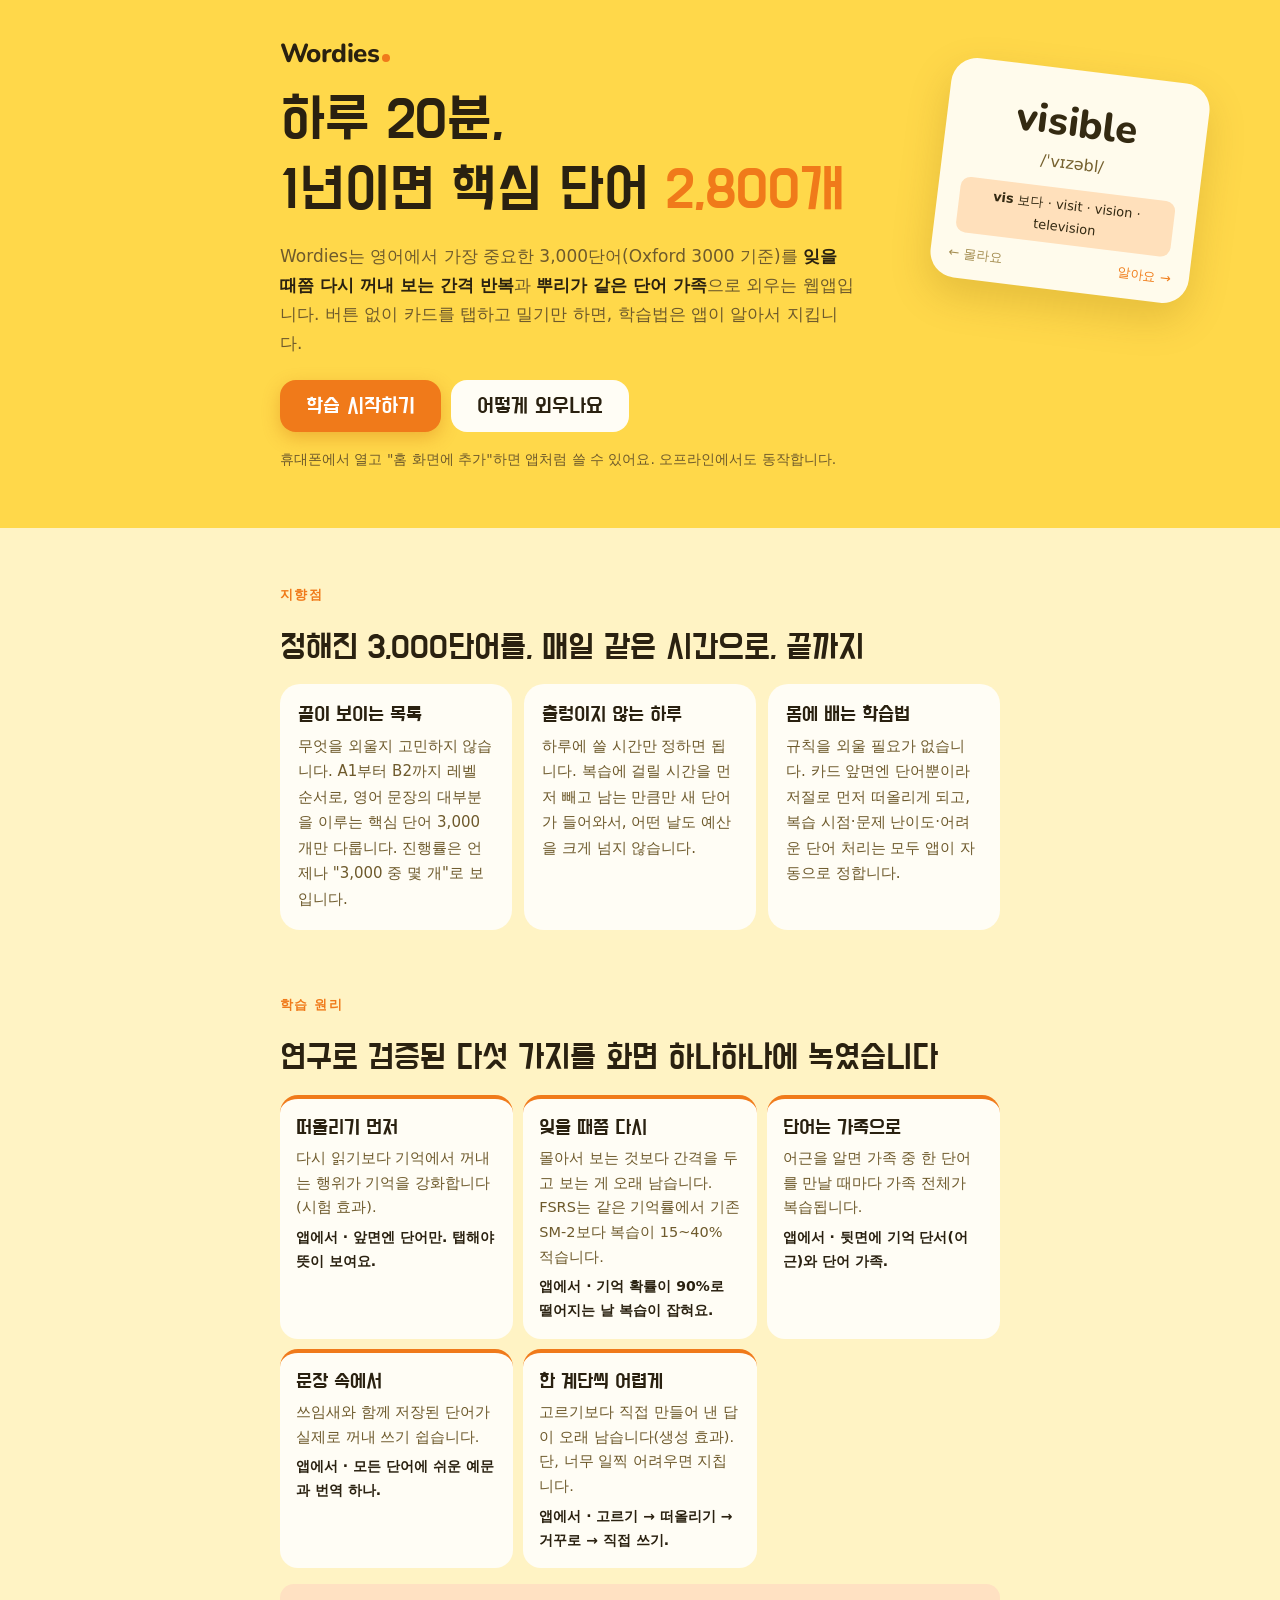
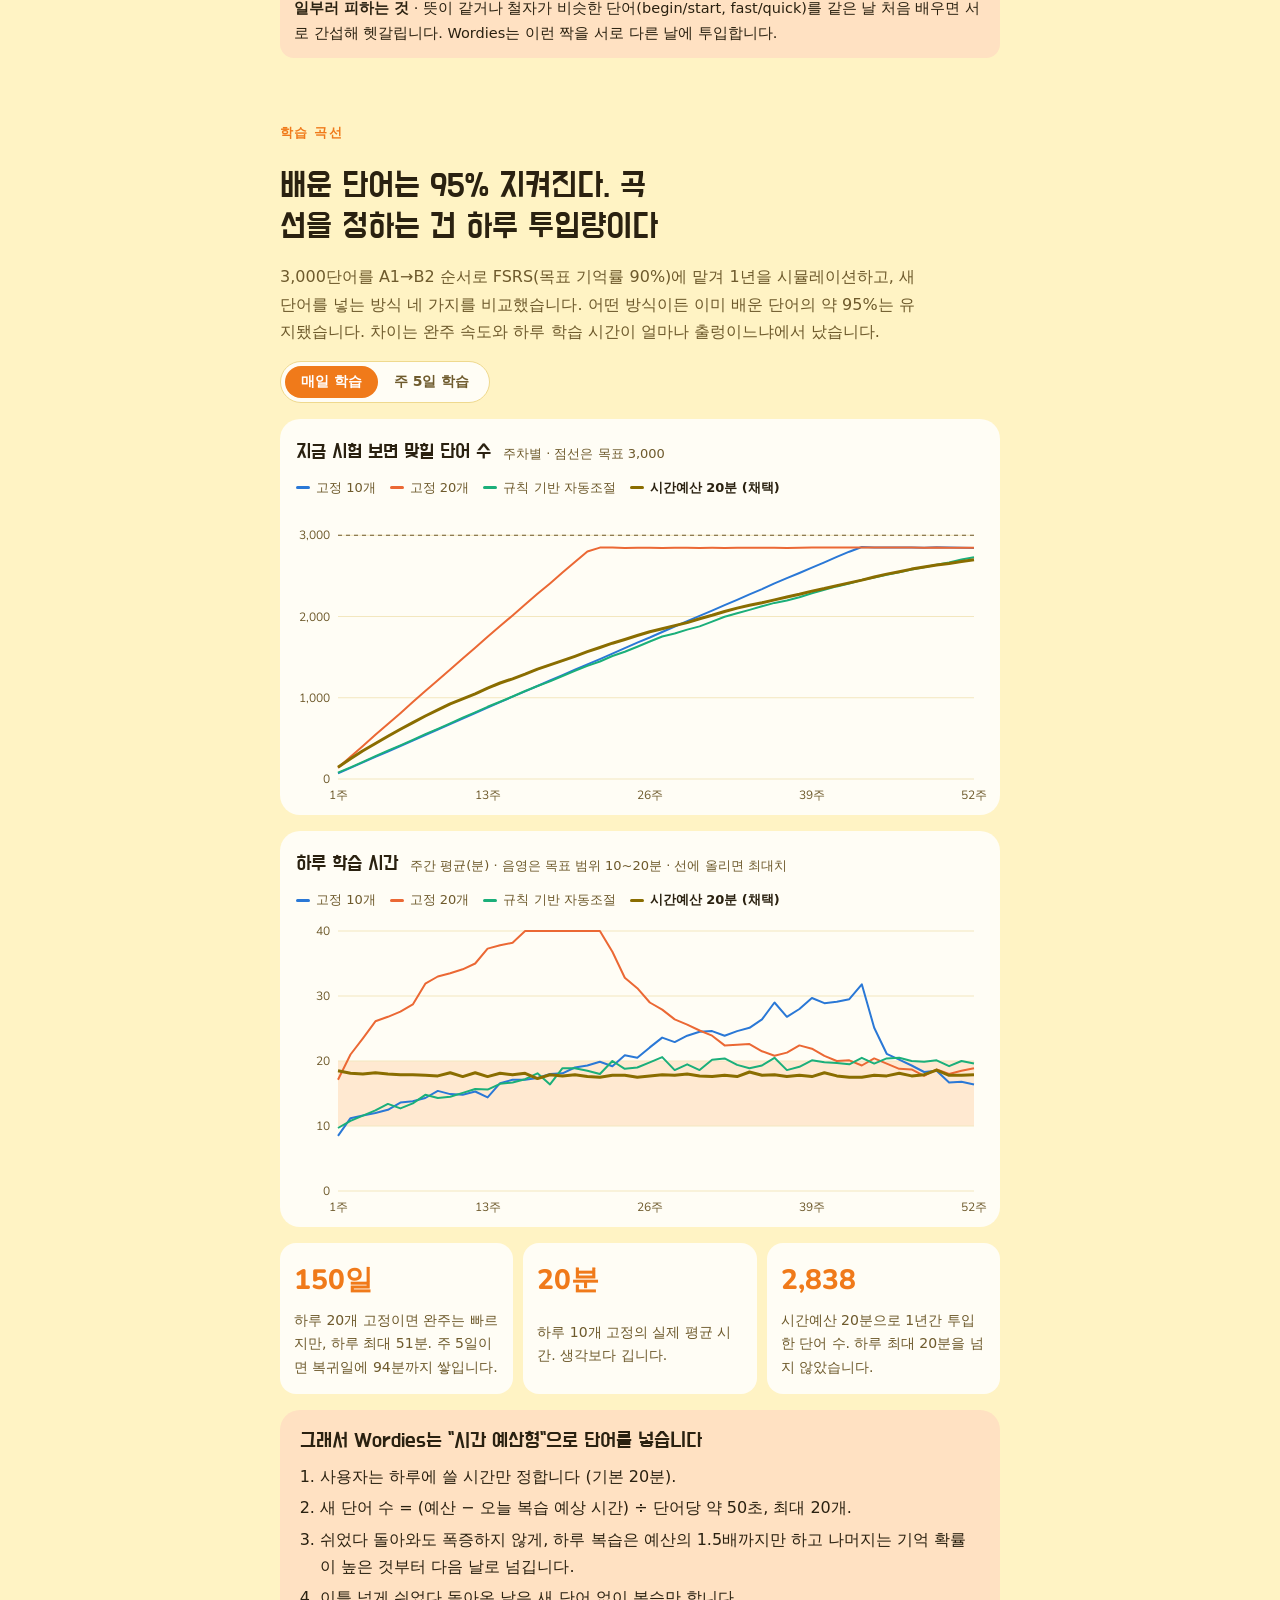
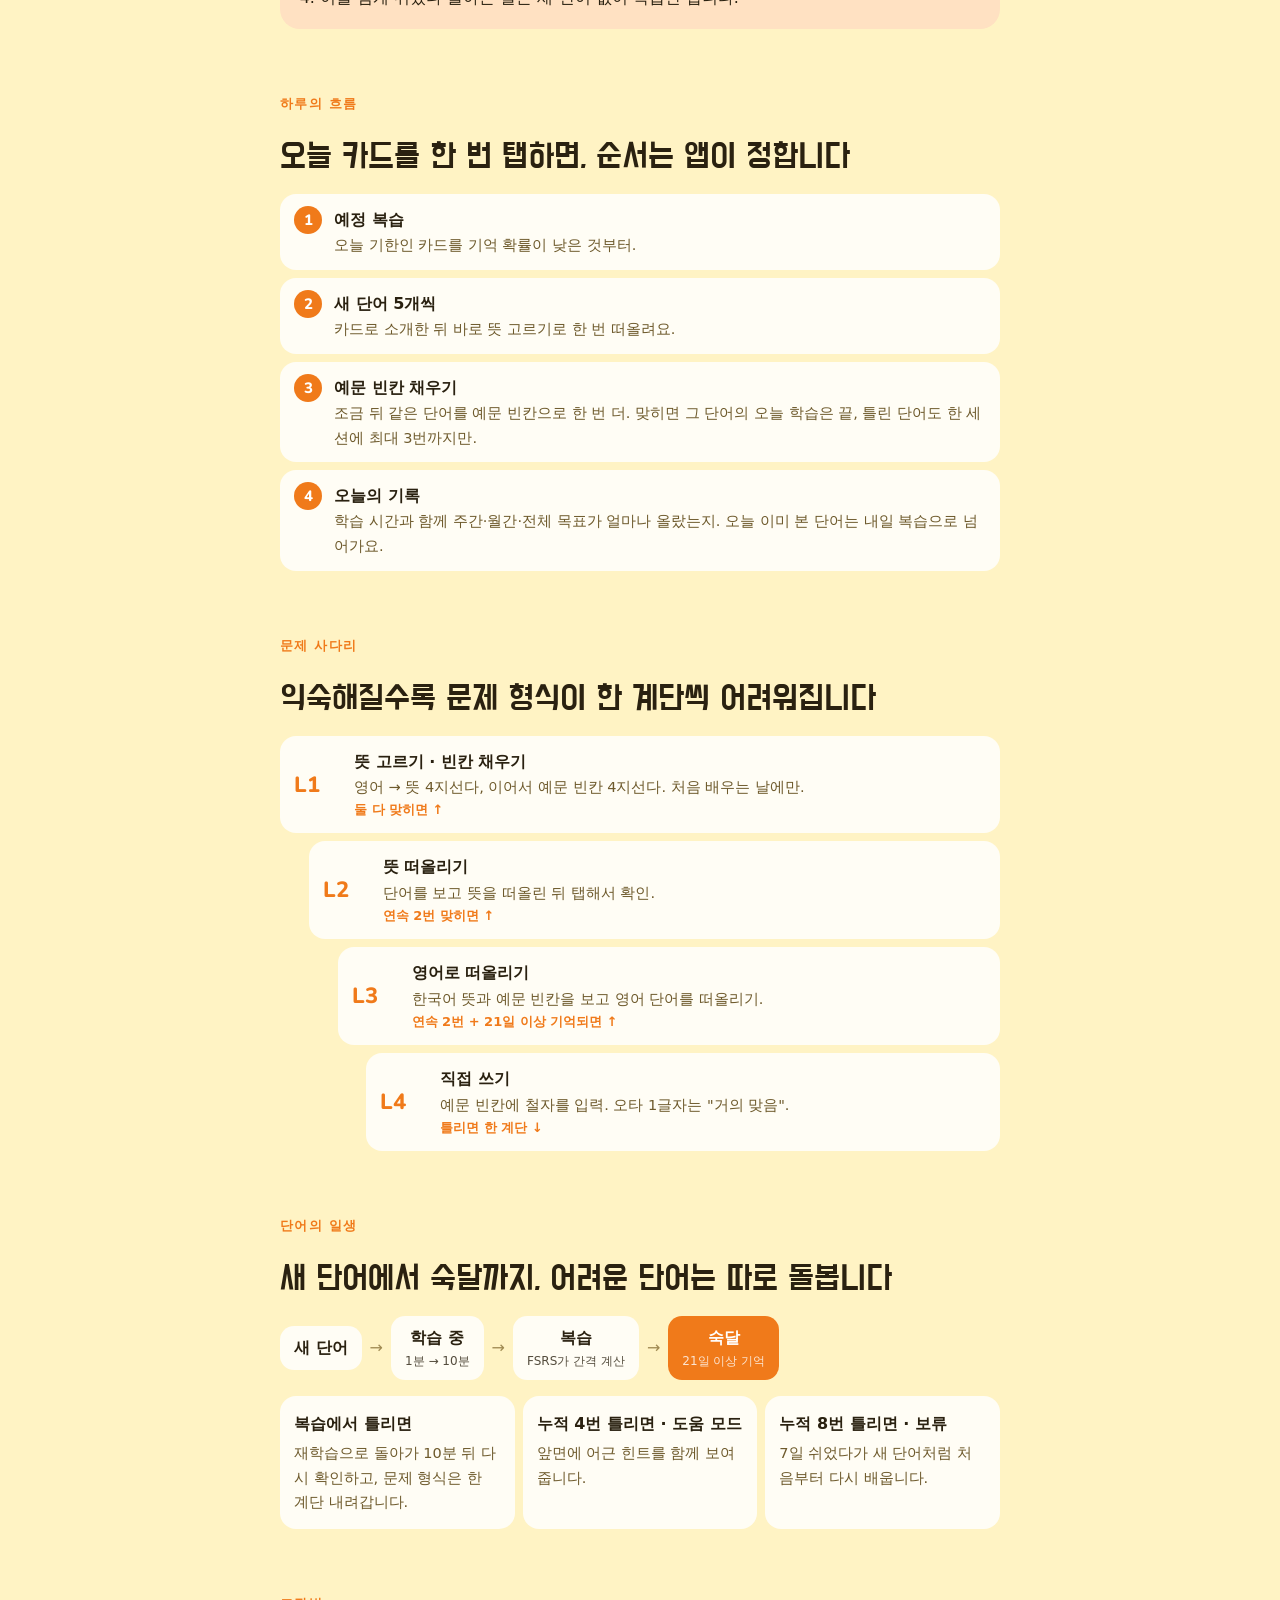
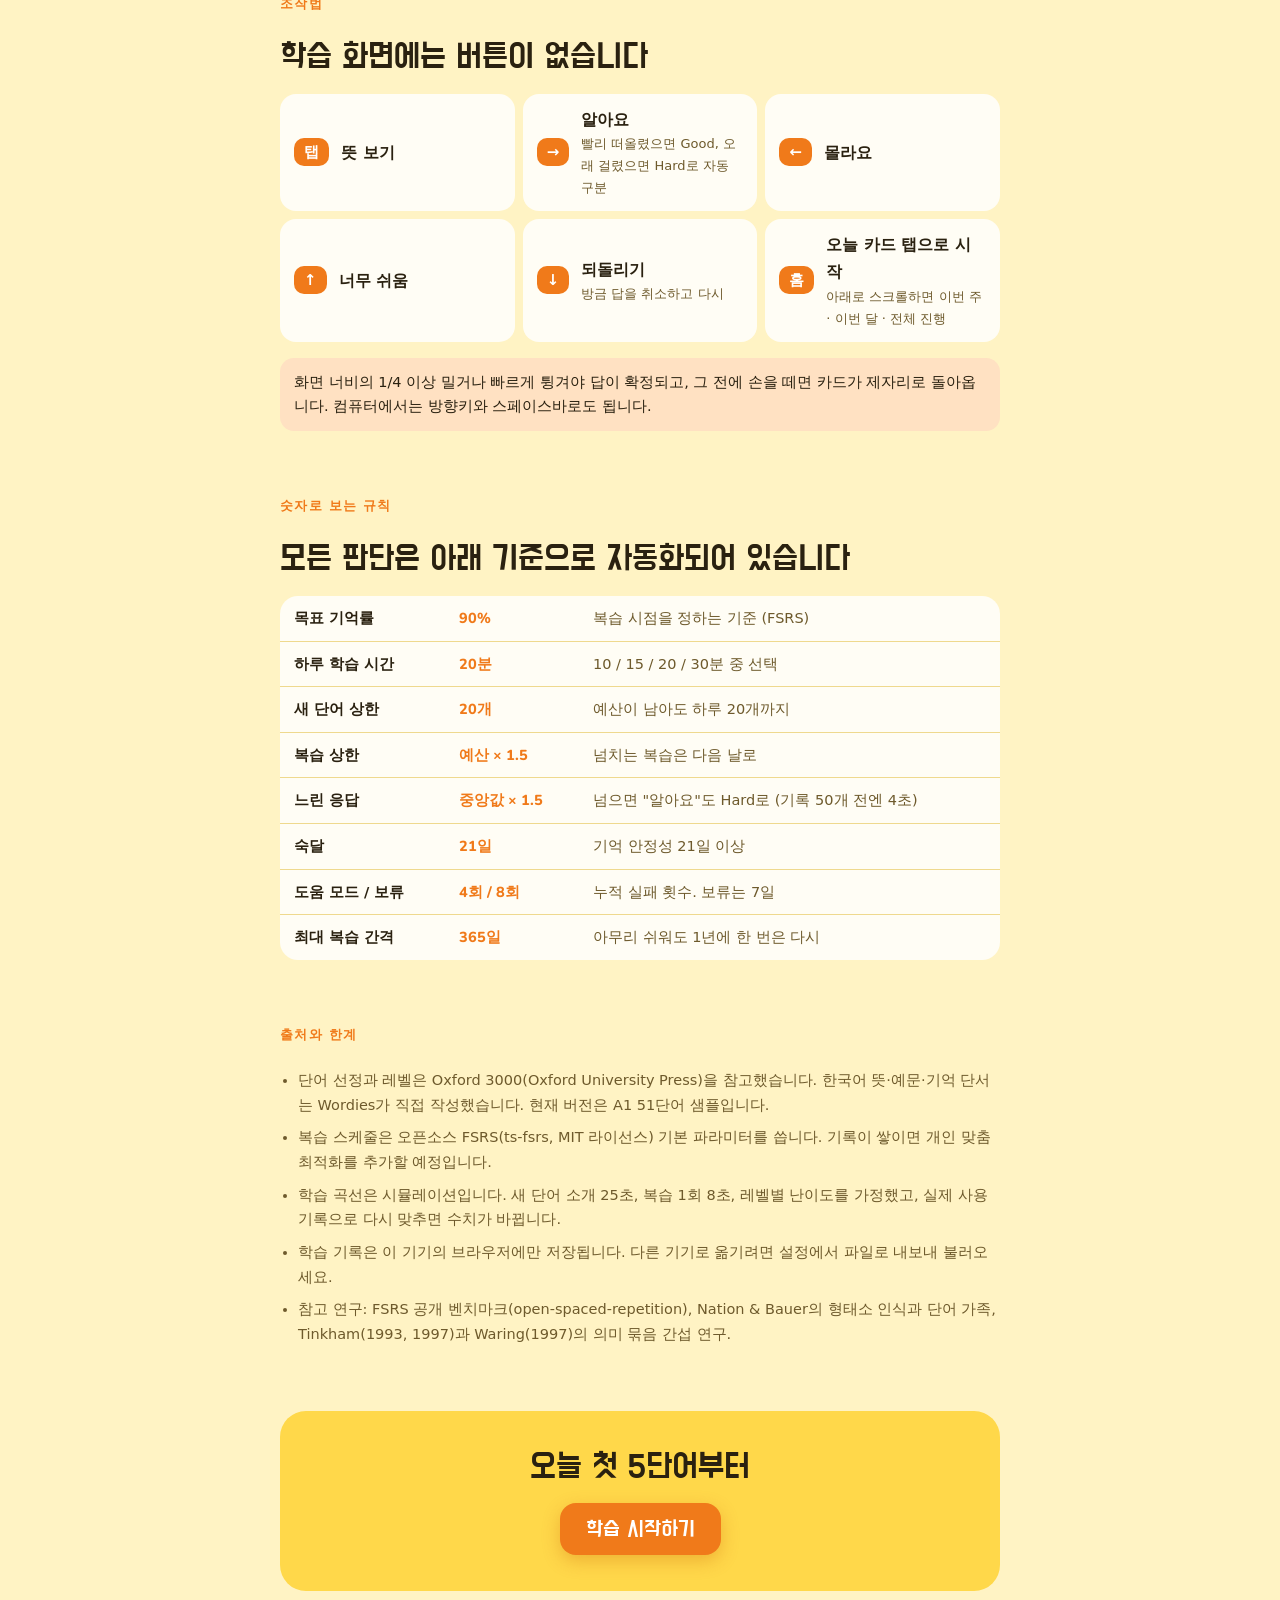
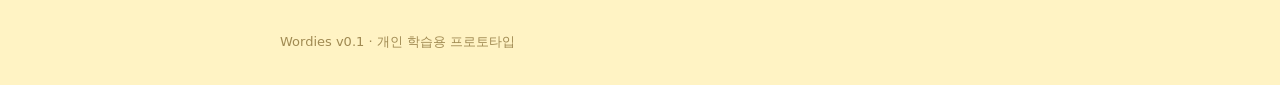
<file: index.html>
<!doctype html>
<html lang="ko">
<head>
<meta charset="utf-8">
<meta name="viewport" content="width=device-width, initial-scale=1, viewport-fit=cover">
<meta name="theme-color" content="#ffd84a" media="(prefers-color-scheme: light)">
<meta name="theme-color" content="#1e1a12" media="(prefers-color-scheme: dark)">
<meta name="description" content="Wordies는 영어 핵심 3,000단어를 간격 반복(FSRS)과 단어 가족으로, 버튼 없이 손끝으로 외우는 웹앱입니다.">
<title>Wordies · 손끝으로 외우는 영단어</title>
<link rel="manifest" href="manifest.webmanifest">
<link rel="icon" href="icons/icon.svg" type="image/svg+xml">
<link rel="apple-touch-icon" href="icons/icon-192.png">
<link rel="preconnect" href="https://fonts.googleapis.com">
<link rel="preconnect" href="https://fonts.gstatic.com" crossorigin>
<link rel="stylesheet" href="https://fonts.googleapis.com/css2?family=Do+Hyeon&family=Nunito:wght@600;800&display=swap">
<link rel="stylesheet" href="css/landing.css">
</head>
<body>

<header class="hero">
  <div class="wrap">
    <div class="brand">Wordies</div>
    <h1>하루 20분,<br>1년이면 핵심 단어 <span class="hl">2,800개</span></h1>
    <p class="lede">Wordies는 영어에서 가장 중요한 3,000단어(Oxford 3000 기준)를 <b>잊을 때쯤 다시 꺼내 보는 간격 반복</b>과 <b>뿌리가 같은 단어 가족</b>으로 외우는 웹앱입니다. 버튼 없이 카드를 탭하고 밀기만 하면, 학습법은 앱이 알아서 지킵니다.</p>
    <div class="cta-row">
      <a class="cta" href="app.html" id="cta-main">학습 시작하기</a>
      <a class="cta ghost" href="#principles">어떻게 외우나요</a>
    </div>
    <p class="cta-note" id="cta-note">휴대폰에서 열고 "홈 화면에 추가"하면 앱처럼 쓸 수 있어요. 오프라인에서도 동작합니다.</p>
  </div>
  <div class="hero-card" aria-hidden="true">
    <div class="hc-word">visible</div>
    <div class="hc-ipa">/ˈvɪzəbl/</div>
    <div class="hc-root"><b>vis</b> 보다 · visit · vision · television</div>
    <span class="hc-l">← 몰라요</span><span class="hc-r">알아요 →</span>
  </div>
</header>

<main class="wrap">

  <section id="aims">
    <p class="eyebrow">지향점</p>
    <h2>정해진 3,000단어를, 매일 같은 시간으로, 끝까지</h2>
    <div class="aims">
      <div class="aim">
        <h3>끝이 보이는 목록</h3>
        <p>무엇을 외울지 고민하지 않습니다. A1부터 B2까지 레벨 순서로, 영어 문장의 대부분을 이루는 핵심 단어 3,000개만 다룹니다. 진행률은 언제나 "3,000 중 몇 개"로 보입니다.</p>
      </div>
      <div class="aim">
        <h3>출렁이지 않는 하루</h3>
        <p>하루에 쓸 시간만 정하면 됩니다. 복습에 걸릴 시간을 먼저 빼고 남는 만큼만 새 단어가 들어와서, 어떤 날도 예산을 크게 넘지 않습니다.</p>
      </div>
      <div class="aim">
        <h3>몸에 배는 학습법</h3>
        <p>규칙을 외울 필요가 없습니다. 카드 앞면엔 단어뿐이라 저절로 먼저 떠올리게 되고, 복습 시점·문제 난이도·어려운 단어 처리는 모두 앱이 자동으로 정합니다.</p>
      </div>
    </div>
  </section>

  <section id="principles">
    <p class="eyebrow">학습 원리</p>
    <h2>연구로 검증된 다섯 가지를 화면 하나하나에 녹였습니다</h2>
    <div class="principles">
      <article><h3>떠올리기 먼저</h3><p>다시 읽기보다 기억에서 꺼내는 행위가 기억을 강화합니다(시험 효과).</p><p class="how">앱에서 · 앞면엔 단어만. 탭해야 뜻이 보여요.</p></article>
      <article><h3>잊을 때쯤 다시</h3><p>몰아서 보는 것보다 간격을 두고 보는 게 오래 남습니다. FSRS는 같은 기억률에서 기존 SM-2보다 복습이 15~40% 적습니다.</p><p class="how">앱에서 · 기억 확률이 90%로 떨어지는 날 복습이 잡혀요.</p></article>
      <article><h3>단어는 가족으로</h3><p>어근을 알면 가족 중 한 단어를 만날 때마다 가족 전체가 복습됩니다.</p><p class="how">앱에서 · 뒷면에 기억 단서(어근)와 단어 가족.</p></article>
      <article><h3>문장 속에서</h3><p>쓰임새와 함께 저장된 단어가 실제로 꺼내 쓰기 쉽습니다.</p><p class="how">앱에서 · 모든 단어에 쉬운 예문과 번역 하나.</p></article>
      <article><h3>한 계단씩 어렵게</h3><p>고르기보다 직접 만들어 낸 답이 오래 남습니다(생성 효과). 단, 너무 일찍 어려우면 지칩니다.</p><p class="how">앱에서 · 고르기 → 떠올리기 → 거꾸로 → 직접 쓰기.</p></article>
    </div>
    <p class="aside"><b>일부러 피하는 것</b> · 뜻이 같거나 철자가 비슷한 단어(begin/start, fast/quick)를 같은 날 처음 배우면 서로 간섭해 헷갈립니다. Wordies는 이런 짝을 서로 다른 날에 투입합니다.</p>
  </section>

  <section id="curve">
    <p class="eyebrow">학습 곡선</p>
    <h2>배운 단어는 95% 지켜진다. 곡선을 정하는 건 하루 투입량이다</h2>
    <p>3,000단어를 A1→B2 순서로 FSRS(목표 기억률 90%)에 맡겨 1년을 시뮬레이션하고, 새 단어를 넣는 방식 네 가지를 비교했습니다. 어떤 방식이든 이미 배운 단어의 약 95%는 유지됐습니다. 차이는 완주 속도와 하루 학습 시간이 얼마나 출렁이느냐에서 났습니다.</p>
    <div class="seg" role="group" aria-label="학습 빈도">
      <button data-mode="daily" aria-pressed="true">매일 학습</button>
      <button data-mode="five" aria-pressed="false">주 5일 학습</button>
    </div>
    <figure class="chart-card">
      <figcaption><b>지금 시험 보면 맞힐 단어 수</b><span>주차별 · 점선은 목표 3,000</span></figcaption>
      <div class="legend" data-legend></div>
      <div class="chart" id="c-known"></div>
    </figure>
    <figure class="chart-card">
      <figcaption><b>하루 학습 시간</b><span>주간 평균(분) · 음영은 목표 범위 10~20분 · 선에 올리면 최대치</span></figcaption>
      <div class="legend" data-legend></div>
      <div class="chart" id="c-min"></div>
    </figure>
    <div class="findings">
      <div><b class="num">150일</b><span>하루 20개 고정이면 완주는 빠르지만, 하루 최대 51분. 주 5일이면 복귀일에 94분까지 쌓입니다.</span></div>
      <div><b class="num">20분</b><span>하루 10개 고정의 실제 평균 시간. 생각보다 깁니다.</span></div>
      <div><b class="num">2,838</b><span>시간예산 20분으로 1년간 투입한 단어 수. 하루 최대 20분을 넘지 않았습니다.</span></div>
    </div>
    <div class="verdict">
      <h3>그래서 Wordies는 "시간 예산형"으로 단어를 넣습니다</h3>
      <ol>
        <li>사용자는 하루에 쓸 시간만 정합니다 (기본 20분).</li>
        <li>새 단어 수 = (예산 − 오늘 복습 예상 시간) ÷ 단어당 약 50초, 최대 20개.</li>
        <li>쉬었다 돌아와도 폭증하지 않게, 하루 복습은 예산의 1.5배까지만 하고 나머지는 기억 확률이 높은 것부터 다음 날로 넘깁니다.</li>
        <li>이틀 넘게 쉬었다 돌아온 날은 새 단어 없이 복습만 합니다.</li>
      </ol>
    </div>
  </section>

  <section id="day">
    <p class="eyebrow">하루의 흐름</p>
    <h2>오늘 카드를 한 번 탭하면, 순서는 앱이 정합니다</h2>
    <ol class="flow">
      <li><b>예정 복습</b><span>오늘 기한인 카드를 기억 확률이 낮은 것부터.</span></li>
      <li><b>새 단어 5개씩</b><span>카드로 소개한 뒤 바로 뜻 고르기로 한 번 떠올려요.</span></li>
      <li><b>예문 빈칸 채우기</b><span>조금 뒤 같은 단어를 예문 빈칸으로 한 번 더. 맞히면 그 단어의 오늘 학습은 끝, 틀린 단어도 한 세션에 최대 3번까지만.</span></li>
      <li><b>오늘의 기록</b><span>학습 시간과 함께 주간·월간·전체 목표가 얼마나 올랐는지. 오늘 이미 본 단어는 내일 복습으로 넘어가요.</span></li>
    </ol>
  </section>

  <section id="ladder">
    <p class="eyebrow">문제 사다리</p>
    <h2>익숙해질수록 문제 형식이 한 계단씩 어려워집니다</h2>
    <div class="ladder">
      <div class="rung"><em>L1</em><b>뜻 고르기 · 빈칸 채우기</b><span>영어 → 뜻 4지선다, 이어서 예문 빈칸 4지선다. 처음 배우는 날에만.</span><i>둘 다 맞히면 ↑</i></div>
      <div class="rung"><em>L2</em><b>뜻 떠올리기</b><span>단어를 보고 뜻을 떠올린 뒤 탭해서 확인.</span><i>연속 2번 맞히면 ↑</i></div>
      <div class="rung"><em>L3</em><b>영어로 떠올리기</b><span>한국어 뜻과 예문 빈칸을 보고 영어 단어를 떠올리기.</span><i>연속 2번 + 21일 이상 기억되면 ↑</i></div>
      <div class="rung"><em>L4</em><b>직접 쓰기</b><span>예문 빈칸에 철자를 입력. 오타 1글자는 "거의 맞음".</span><i>틀리면 한 계단 ↓</i></div>
    </div>
  </section>

  <section id="life">
    <p class="eyebrow">단어의 일생</p>
    <h2>새 단어에서 숙달까지, 어려운 단어는 따로 돌봅니다</h2>
    <div class="states">
      <span>새 단어</span><i>→</i><span>학습 중<small>1분 → 10분</small></span><i>→</i><span>복습<small>FSRS가 간격 계산</small></span><i>→</i><span class="on">숙달<small>21일 이상 기억</small></span>
    </div>
    <div class="cases">
      <div><b>복습에서 틀리면</b><span>재학습으로 돌아가 10분 뒤 다시 확인하고, 문제 형식은 한 계단 내려갑니다.</span></div>
      <div><b>누적 4번 틀리면 · 도움 모드</b><span>앞면에 어근 힌트를 함께 보여 줍니다.</span></div>
      <div><b>누적 8번 틀리면 · 보류</b><span>7일 쉬었다가 새 단어처럼 처음부터 다시 배웁니다.</span></div>
    </div>
  </section>

  <section id="gestures">
    <p class="eyebrow">조작법</p>
    <h2>학습 화면에는 버튼이 없습니다</h2>
    <div class="gestures">
      <div><kbd>탭</kbd><span>뜻 보기</span></div>
      <div><kbd>→</kbd><span>알아요<small>빨리 떠올렸으면 Good, 오래 걸렸으면 Hard로 자동 구분</small></span></div>
      <div><kbd>←</kbd><span>몰라요</span></div>
      <div><kbd>↑</kbd><span>너무 쉬움</span></div>
      <div><kbd>↓</kbd><span>되돌리기<small>방금 답을 취소하고 다시</small></span></div>
      <div><kbd>홈</kbd><span>오늘 카드 탭으로 시작<small>아래로 스크롤하면 이번 주 · 이번 달 · 전체 진행</small></span></div>
    </div>
    <p class="aside">화면 너비의 1/4 이상 밀거나 빠르게 튕겨야 답이 확정되고, 그 전에 손을 떼면 카드가 제자리로 돌아옵니다. 컴퓨터에서는 방향키와 스페이스바로도 됩니다.</p>
  </section>

  <section id="rules">
    <p class="eyebrow">숫자로 보는 규칙</p>
    <h2>모든 판단은 아래 기준으로 자동화되어 있습니다</h2>
    <div class="tbl"><table>
      <tbody>
        <tr><th>목표 기억률</th><td class="num">90%</td><td>복습 시점을 정하는 기준 (FSRS)</td></tr>
        <tr><th>하루 학습 시간</th><td class="num">20분</td><td>10 / 15 / 20 / 30분 중 선택</td></tr>
        <tr><th>새 단어 상한</th><td class="num">20개</td><td>예산이 남아도 하루 20개까지</td></tr>
        <tr><th>복습 상한</th><td class="num">예산 × 1.5</td><td>넘치는 복습은 다음 날로</td></tr>
        <tr><th>느린 응답</th><td class="num">중앙값 × 1.5</td><td>넘으면 "알아요"도 Hard로 (기록 50개 전엔 4초)</td></tr>
        <tr><th>숙달</th><td class="num">21일</td><td>기억 안정성 21일 이상</td></tr>
        <tr><th>도움 모드 / 보류</th><td class="num">4회 / 8회</td><td>누적 실패 횟수. 보류는 7일</td></tr>
        <tr><th>최대 복습 간격</th><td class="num">365일</td><td>아무리 쉬워도 1년에 한 번은 다시</td></tr>
      </tbody>
    </table></div>
  </section>

  <section id="notes">
    <p class="eyebrow">출처와 한계</p>
    <ul class="notes">
      <li>단어 선정과 레벨은 Oxford 3000(Oxford University Press)을 참고했습니다. 한국어 뜻·예문·기억 단서는 Wordies가 직접 작성했습니다. 현재 버전은 A1 51단어 샘플입니다.</li>
      <li>복습 스케줄은 오픈소스 FSRS(ts-fsrs, MIT 라이선스) 기본 파라미터를 씁니다. 기록이 쌓이면 개인 맞춤 최적화를 추가할 예정입니다.</li>
      <li>학습 곡선은 시뮬레이션입니다. 새 단어 소개 25초, 복습 1회 8초, 레벨별 난이도를 가정했고, 실제 사용 기록으로 다시 맞추면 수치가 바뀝니다.</li>
      <li>학습 기록은 이 기기의 브라우저에만 저장됩니다. 다른 기기로 옮기려면 설정에서 파일로 내보내 불러오세요.</li>
      <li>참고 연구: FSRS 공개 벤치마크(open-spaced-repetition), Nation & Bauer의 형태소 인식과 단어 가족, Tinkham(1993, 1997)과 Waring(1997)의 의미 묶음 간섭 연구.</li>
    </ul>
  </section>

  <section class="end">
    <h2>오늘 첫 5단어부터</h2>
    <a class="cta" href="app.html">학습 시작하기</a>
  </section>
</main>

<footer class="wrap foot">Wordies v0.1 · 개인 학습용 프로토타입</footer>
<script type="module" src="js/landing.js"></script>
</body>
</html>
</file>
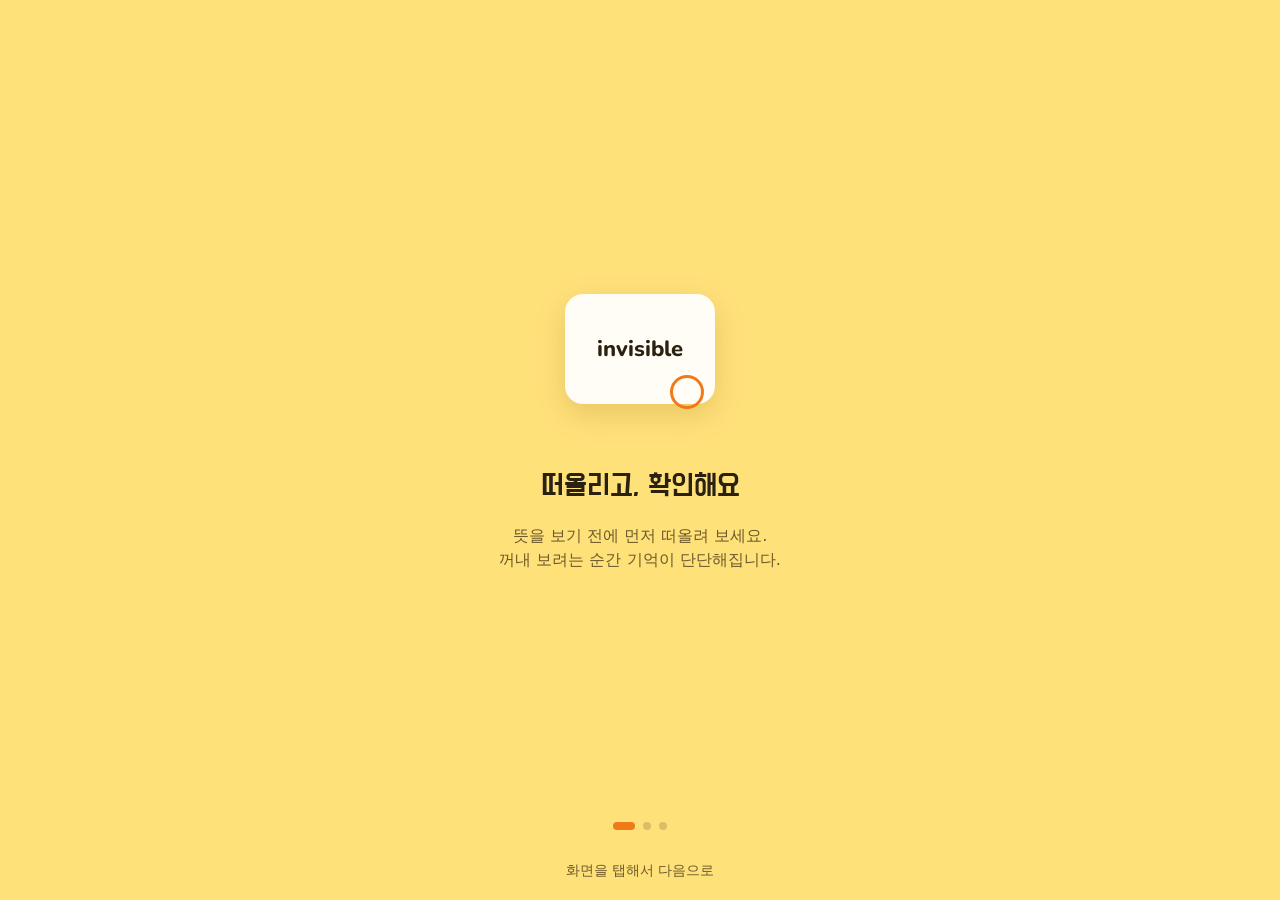
<file: app.html>
<!doctype html>
<html lang="ko">
<head>
<meta charset="utf-8">
<meta name="viewport" content="width=device-width, initial-scale=1, viewport-fit=cover, user-scalable=no">
<meta name="theme-color" content="#ffd84a" media="(prefers-color-scheme: light)">
<meta name="theme-color" content="#1e1a12" media="(prefers-color-scheme: dark)">
<meta name="apple-mobile-web-app-capable" content="yes">
<meta name="apple-mobile-web-app-status-bar-style" content="default">
<meta name="description" content="손끝으로 넘기며 외우는 영단어 학습. 간격 반복(FSRS)과 단어 가족으로 기억합니다.">
<title>Wordies</title>
<link rel="manifest" href="manifest.webmanifest">
<link rel="icon" href="icons/icon.svg" type="image/svg+xml">
<link rel="apple-touch-icon" href="icons/icon-192.png">
<link rel="preconnect" href="https://fonts.googleapis.com">
<link rel="preconnect" href="https://fonts.gstatic.com" crossorigin>
<link rel="stylesheet" href="https://fonts.googleapis.com/css2?family=Do+Hyeon&family=Nunito:wght@600;800&display=swap">
<link rel="stylesheet" href="css/app.css">
</head>
<body>
<main id="app">

  <!-- 온보딩 -->
  <section class="screen" id="onboard" hidden>
    <div class="ob-slides">
      <div class="ob-slide" data-i="0">
        <div class="ob-art" aria-hidden="true">
          <div class="mini-card"><span>invisible</span></div>
          <span class="ob-tap"></span>
        </div>
        <h2>떠올리고, 확인해요</h2>
        <p>뜻을 보기 전에 먼저 떠올려 보세요.<br>꺼내 보려는 순간 기억이 단단해집니다.</p>
      </div>
      <div class="ob-slide" data-i="1">
        <div class="ob-art" aria-hidden="true">
          <div class="mini-card"><span>visit</span></div>
          <span class="arr l">몰라요</span><span class="arr r">알아요</span><span class="arr u">너무 쉬움</span><span class="arr d">되돌리기</span>
        </div>
        <h2>버튼 없이 손끝으로</h2>
        <p>탭하면 뜻이 보이고, 밀어서 답해요.<br>→ 알아요 · ← 몰라요 · ↑ 너무 쉬움 · ↓ 되돌리기</p>
      </div>
      <div class="ob-slide" data-i="2">
        <div class="ob-art fam" aria-hidden="true">
          <span class="root">vis</span><span>visit</span><span>vision</span><span>television</span>
        </div>
        <h2>단어는 가족으로, 잊을 때쯤 다시</h2>
        <p>뿌리가 같은 단어를 묶어 보고,<br>잊어버릴 즈음에 다시 꺼내 드려요.</p>
      </div>
    </div>
    <div class="ob-dots"><i></i><i></i><i></i></div>
    <p class="hint bottom">화면을 탭해서 다음으로</p>
  </section>

  <!-- 홈: 위에서 아래로 구간별 (오늘 → 이번 주 → 이번 달 → 전체) -->
  <section class="screen scroll" id="home" hidden>
    <header class="top">
      <h1 class="brand">Wordies</h1>
      <span class="chip" id="streak"></span>
    </header>

    <div class="today-card" id="today-card" role="button" tabindex="0" aria-label="오늘 학습 시작">
      <div class="ring-wrap">
        <svg class="ring" viewBox="0 0 200 200" aria-hidden="true">
          <circle cx="100" cy="100" r="86" class="ring-bg"/>
          <circle cx="100" cy="100" r="86" class="ring-fg" id="ring-fg"/>
        </svg>
        <div class="ring-center">
          <div class="ring-num" id="ring-num">0</div>
          <div class="ring-sub" id="ring-sub">/ 20분</div>
        </div>
      </div>
      <p class="today-line" id="today-line"></p>
      <p class="start-hint" id="start-hint">탭해서 시작</p>
    </div>

    <div class="goal-block">
      <div class="sec-title">이번 주</div>
      <div class="week" id="week"></div>
      <div class="goal-row"><span>새 단어 목표</span><b id="g-week-num"></b></div>
      <div class="bar"><i id="g-week"></i></div>
    </div>

    <div class="goal-block">
      <div class="sec-title" id="cal-title">이번 달</div>
      <div class="goal-row"><span>새 단어 목표</span><b id="g-month-num"></b></div>
      <div class="bar"><i id="g-month"></i></div>
      <div class="cal-head"><i>월</i><i>화</i><i>수</i><i>목</i><i>금</i><i>토</i><i>일</i></div>
      <div class="cal" id="cal"></div>
      <p class="small" id="cal-days"></p>
    </div>

    <div class="goal-block">
      <div class="sec-title">전체 진행</div>
      <div class="goal-row"><span>숙달한 단어</span><b id="g-total"></b></div>
      <div class="stairs" id="stairs"></div>
      <p class="small" id="milestone"></p>
    </div>

    <div class="links">
      <span class="link" id="go-settings" role="button" tabindex="0">설정</span>
      <a class="link" href="index.html">학습 가이드</a>
    </div>
  </section>

  <!-- 학습 -->
  <section class="screen" id="study" hidden>
    <div class="progress"><i id="prog"></i></div>
    <div class="mode-label" id="mode-label"></div>
    <div class="stage" id="stage">
      <article class="card" id="card"></article>
      <div class="stamp know">알아요</div>
      <div class="stamp again">몰라요</div>
      <div class="stamp easy">너무 쉬움</div>
      <div class="stamp undo">되돌리기</div>
    </div>
    <div class="ghost-hints" id="ghost">
      <span class="l">← 몰라요</span><span class="r">알아요 →</span>
    </div>
    <div class="toast" id="toast" hidden></div>
  </section>

  <!-- 완료 -->
  <section class="screen" id="done" hidden>
    <div class="done-badge" id="done-badge" aria-hidden="true">
      <svg viewBox="0 0 120 120"><circle cx="60" cy="60" r="54"/><path d="M36 62 L53 78 L86 44"/></svg>
    </div>
    <h2 id="done-title">오늘 목표 달성!</h2>
    <div class="done-stats" id="done-stats"></div>
    <div class="goal-move" id="goal-move"></div>
    <p class="small" id="next-review"></p>
    <p class="quote">잊어버린 순간이 가장 잘 기억되는 순간이에요.</p>
    <p class="hint bottom">탭하거나 <b>↓</b> 밀어서 홈으로</p>
  </section>

  <!-- 설정 -->
  <section class="screen scroll" id="settings" hidden>
    <header class="top"><span class="link" id="back-home" role="button" tabindex="0">← 홈</span><h1 class="title">설정</h1></header>
    <div class="set-block">
      <label class="set-label">하루 학습 시간</label>
      <p class="small">복습에 걸릴 시간을 먼저 빼고, 남는 시간만큼 새 단어가 들어와요.</p>
      <div class="seg" id="set-minutes" role="radiogroup" aria-label="하루 학습 시간">
        <button data-v="10" role="radio">10분</button><button data-v="15" role="radio">15분</button><button data-v="20" role="radio">20분</button><button data-v="30" role="radio">30분</button>
      </div>
    </div>
    <div class="set-block">
      <label class="set-label" for="set-week">주간 목표 (새 단어)</label>
      <input id="set-week" type="number" min="5" max="300" inputmode="numeric">
      <label class="set-label" for="set-month">월간 목표 (새 단어)</label>
      <input id="set-month" type="number" min="20" max="1000" inputmode="numeric">
    </div>
    <div class="set-block">
      <label class="set-label">발음</label>
      <div class="seg" id="set-voice" role="radiogroup" aria-label="발음">
        <button data-v="en-US" role="radio">미국</button><button data-v="en-GB" role="radio">영국</button>
      </div>
    </div>
    <div class="set-block">
      <label class="set-label">학습 기록</label>
      <p class="small">기록은 이 기기에만 저장돼요. 다른 기기로 옮기려면 내보낸 파일을 불러오세요.</p>
      <div class="row">
        <button class="plain" id="btn-export">파일로 내보내기</button>
        <label class="plain" for="file-import">파일 불러오기</label>
        <input type="file" id="file-import" accept="application/json" hidden>
      </div>
      <button class="plain danger" id="btn-reset">처음부터 다시 시작</button>
      <p class="small" id="reset-confirm" hidden>정말 지울까요? <button class="plain danger" id="btn-reset-yes">모두 지우기</button> <button class="plain" id="btn-reset-no">취소</button></p>
    </div>
    <div class="set-block">
      <label class="set-label">학습 원리</label>
      <ul class="why">
        <li><b>떠올리기 먼저</b> 정답을 보기 전에 기억에서 꺼내 보는 것이 가장 강한 복습입니다.</li>
        <li><b>잊을 때쯤 다시</b> FSRS 알고리즘이 기억 확률이 90%로 떨어질 때 복습을 잡아요.</li>
        <li><b>단어 가족</b> 어근이 같은 단어를 함께 보면 하나를 만날 때마다 가족 전체가 복습돼요.</li>
        <li><b>한 계단씩</b> 고르기 → 떠올리기 → 거꾸로 떠올리기 → 직접 쓰기로 올라가요.</li>
      </ul>
    </div>
        <p class="small center">Wordies v0.2 · 단어 목록은 Oxford 3000 A1을 참고했고, 뜻·예문·어원 메모는 직접 작성했습니다.</p>
  </section>

</main>
<script type="module" src="js/app.js"></script>
</body>
</html>
</file>
<file: css/landing.css>
/* Wordies 소개 페이지: 앱과 같은 옐로·주황, 읽기 좋은 한 줄 기둥 */
:root {
  --bg: #fff3c4; --bg-hero: #ffd84a; --paper: #fffdf5; --ink: #2a2110; --ink-2: #6e5a2c; --ink-3: #a08a52;
  --line: #efd98e; --grid: #f3e7bf; --accent: #f07a1a; --accent-soft: #ffe1c2;
  --s1: #2a78d6; --s2: #eb6834; --s3: #1baf7a; --s4: #8a6d00;
  --f-display: "Do Hyeon", system-ui, sans-serif;
  --f-word: "Nunito", "Avenir Next", system-ui, sans-serif;
  --f-body: -apple-system, BlinkMacSystemFont, "Apple SD Gothic Neo", "Pretendard", "Noto Sans KR", "Malgun Gothic", system-ui, sans-serif;
  color-scheme: light;
}
@media (prefers-color-scheme: dark) {
  :root {
    --bg: #1e1a12; --bg-hero: #2b2312; --paper: #2a2417; --ink: #fcf2d6; --ink-2: #d4c193; --ink-3: #98865a;
    --line: #4a3f22; --grid: #3a3222; --accent: #ff8f33; --accent-soft: #4d3013;
    --s1: #3987e5; --s2: #d95926; --s3: #199e70; --s4: #c98500; color-scheme: dark;
  }
}
* { box-sizing: border-box; }
body { margin: 0; background: var(--bg); color: var(--ink); font: 16px/1.7 var(--f-body); -webkit-text-size-adjust: 100%; }
.wrap { max-width: 760px; margin: 0 auto; padding-inline: 20px; }
h1, h2, h3 { font-family: var(--f-display); font-weight: 400; margin: 0; text-wrap: balance; line-height: 1.2; }
h2 { font-size: clamp(26px, 5vw, 34px); }
h3 { font-size: 21px; }
p { margin: 0; }
.num { font-family: var(--f-word); font-weight: 800; font-variant-numeric: tabular-nums; }
.eyebrow { font-size: 13px; font-weight: 700; letter-spacing: .1em; color: var(--accent); margin-bottom: 6px; }

/* 히어로 */
.hero { background: var(--bg-hero); padding-block: calc(env(safe-area-inset-top, 0px) + 36px) 56px; position: relative; overflow: hidden; }
.hero .wrap { position: relative; z-index: 1; display: grid; gap: 16px; }
.brand { font: 800 26px var(--f-word); letter-spacing: -.02em; }
.brand::after { content: ""; display: inline-block; width: 8px; height: 8px; border-radius: 50%; background: var(--accent); margin-left: 3px; }
.hero h1 { font-size: clamp(36px, 8vw, 58px); max-width: 12em; }
.hl { color: var(--accent); }
.lede { max-width: 34em; font-size: 17px; color: var(--ink-2); }
.lede b { color: var(--ink); }
.cta-row { display: flex; flex-wrap: wrap; gap: 10px; margin-top: 6px; }
.cta { display: inline-block; background: var(--accent); color: #fff; text-decoration: none; font: 400 22px var(--f-display); padding: 12px 26px; border-radius: 16px; box-shadow: 0 6px 18px rgba(200, 90, 0, .3); transition: transform .15s; }
.cta:hover { transform: translateY(-2px); }
.cta.ghost { background: var(--paper); color: var(--ink); box-shadow: none; }
.cta:focus-visible { outline: 3px solid var(--ink); outline-offset: 3px; }
.cta-note { font-size: 14px; color: var(--ink-2); }
.hero-card { position: absolute; right: max(-40px, calc(50% - 560px)); top: 70px; width: 260px; padding: 26px 22px 46px; background: var(--paper); border-radius: 26px; box-shadow: 0 16px 40px rgba(120, 80, 0, .2); transform: rotate(7deg); text-align: center; opacity: .95; }
.hc-word { font: 800 40px var(--f-word); }
.hc-ipa { color: var(--ink-2); }
.hc-root { margin-top: 12px; font-size: 13px; background: var(--accent-soft); border-radius: 10px; padding: 6px 8px; }
.hc-l, .hc-r { position: absolute; bottom: 14px; font-size: 13px; color: var(--ink-3); }
.hc-l { left: 18px; } .hc-r { right: 18px; color: var(--accent); }
@media (max-width: 900px) { .hero-card { display: none; } }

main.wrap { display: grid; gap: 64px; padding-block: 56px 40px; }
section { display: grid; gap: 16px; }
section > p:not(.eyebrow):not(.aside) { color: var(--ink-2); max-width: 40em; }

/* 지향점 */
.aims { display: grid; gap: 12px; grid-template-columns: repeat(auto-fit, minmax(210px, 1fr)); }
.aim { background: var(--paper); border-radius: 20px; padding: 18px; display: grid; gap: 6px; align-content: start; }
.aim p { color: var(--ink-2); font-size: 15px; }

/* 원리 */
.principles { display: grid; gap: 10px; grid-template-columns: repeat(auto-fit, minmax(220px, 1fr)); }
.principles article { background: var(--paper); border-radius: 18px; padding: 16px; display: grid; gap: 6px; align-content: start; border-top: 4px solid var(--accent); }
.principles p { font-size: 14.5px; color: var(--ink-2); }
.principles .how { color: var(--ink); font-weight: 600; font-size: 14px; }
.aside { font-size: 14.5px; background: var(--accent-soft); border-radius: 14px; padding: 12px 14px; }

/* 곡선 */
.seg { display: inline-flex; justify-self: start; background: var(--paper); border-radius: 99px; padding: 4px; border: 1px solid var(--line); }
.seg button { border: 0; background: none; font: 600 14px var(--f-body); color: var(--ink-2); padding: 7px 16px; border-radius: 99px; cursor: pointer; }
.seg button[aria-pressed="true"] { background: var(--accent); color: #fff; }
.seg button:focus-visible { outline: 2px solid var(--accent); outline-offset: 2px; }
.chart-card { margin: 0; background: var(--paper); border-radius: 20px; padding: 16px 16px 8px; display: grid; gap: 8px; min-width: 0; }
.chart-card figcaption { display: flex; flex-wrap: wrap; gap: 4px 12px; align-items: baseline; }
.chart-card figcaption b { font-family: var(--f-display); font-weight: 400; font-size: 20px; }
.chart-card figcaption span { font-size: 13px; color: var(--ink-2); }
.legend { display: flex; flex-wrap: wrap; gap: 4px 14px; font-size: 13px; color: var(--ink-2); }
.legend span { display: inline-flex; align-items: center; gap: 6px; }
.legend i { width: 14px; height: 3px; border-radius: 2px; }
.legend .pick { color: var(--ink); font-weight: 700; }
.chart { position: relative; }
.chart svg { display: block; width: 100%; height: auto; overflow: visible; touch-action: pan-y; }
.chart text { font: 12px var(--f-word); fill: var(--ink-2); }
.tip { position: absolute; pointer-events: none; background: var(--ink); color: var(--paper); font-size: 13px; line-height: 1.5; padding: 8px 10px; border-radius: 10px; transform: translate(-50%, 0); white-space: nowrap; z-index: 2; }
.tip i { display: inline-block; width: 8px; height: 8px; border-radius: 50%; margin-right: 6px; }
.tip b { font-family: var(--f-word); }
.findings { display: grid; gap: 10px; grid-template-columns: repeat(auto-fit, minmax(200px, 1fr)); }
.findings div { background: var(--paper); border-radius: 16px; padding: 14px; display: grid; gap: 4px; }
.findings b { font-size: 28px; color: var(--accent); }
.findings span { font-size: 14px; color: var(--ink-2); }
.verdict { background: var(--accent-soft); border-radius: 20px; padding: 18px 20px; display: grid; gap: 10px; }
.verdict ol { margin: 0; padding-left: 20px; display: grid; gap: 4px; }

/* 흐름 */
.flow { list-style: none; margin: 0; padding: 0; display: grid; gap: 8px; counter-reset: f; }
.flow li { counter-increment: f; background: var(--paper); border-radius: 16px; padding: 12px 14px 12px 54px; position: relative; display: grid; }
.flow li::before { content: counter(f); position: absolute; left: 14px; top: 12px; width: 28px; height: 28px; border-radius: 50%; background: var(--accent); color: #fff; display: grid; place-items: center; font: 800 15px var(--f-word); }
.flow span { color: var(--ink-2); font-size: 14.5px; }

/* 사다리 */
.ladder { display: grid; gap: 8px; }
.rung { display: grid; grid-template-columns: 48px 1fr; column-gap: 12px; background: var(--paper); border-radius: 16px; padding: 12px 14px; }
.rung em { grid-row: span 3; font: 800 22px var(--f-word); font-style: normal; color: var(--accent); align-self: center; }
.rung span { color: var(--ink-2); font-size: 14.5px; }
.rung i { font-style: normal; font-size: 13px; color: var(--accent); font-weight: 600; }
.rung:nth-child(2) { margin-left: 4%; } .rung:nth-child(3) { margin-left: 8%; } .rung:nth-child(4) { margin-left: 12%; }

/* 상태 */
.states { display: flex; flex-wrap: wrap; align-items: center; gap: 8px; }
.states span { background: var(--paper); border-radius: 14px; padding: 8px 14px; font-weight: 700; display: grid; text-align: center; }
.states span.on { background: var(--accent); color: #fff; }
.states small { font-weight: 400; font-size: 12px; color: inherit; opacity: .8; }
.states i { font-style: normal; color: var(--ink-3); }
.cases { display: grid; gap: 8px; grid-template-columns: repeat(auto-fit, minmax(200px, 1fr)); }
.cases div { background: var(--paper); border-radius: 16px; padding: 14px; display: grid; gap: 4px; align-content: start; }
.cases span { color: var(--ink-2); font-size: 14.5px; }

/* 제스처 */
.gestures { display: grid; gap: 8px; grid-template-columns: repeat(auto-fit, minmax(220px, 1fr)); }
.gestures div { background: var(--paper); border-radius: 16px; padding: 12px 14px; display: flex; gap: 12px; align-items: center; }
kbd { font: 800 15px var(--f-word); background: var(--accent); color: #fff; border-radius: 10px; padding: 4px 10px; white-space: nowrap; }
.gestures span { display: grid; font-weight: 600; }
.gestures small { font-weight: 400; color: var(--ink-2); font-size: 13px; }

/* 표 */
.tbl { overflow-x: auto; background: var(--paper); border-radius: 18px; }
table { border-collapse: collapse; width: 100%; font-size: 14.5px; min-width: 480px; }
th, td { padding: 10px 14px; border-bottom: 1px solid var(--line); text-align: left; vertical-align: top; }
tr:last-child th, tr:last-child td { border-bottom: 0; }
th { font-weight: 700; white-space: nowrap; }
td.num { color: var(--accent); white-space: nowrap; }
td:last-child { color: var(--ink-2); }

.notes { margin: 0; padding-left: 18px; display: grid; gap: 8px; color: var(--ink-2); font-size: 14.5px; }
.end { text-align: center; justify-items: center; background: var(--bg-hero); border-radius: 26px; padding: 36px 20px; }
.foot { color: var(--ink-3); font-size: 13px; padding-block: 0 calc(env(safe-area-inset-bottom, 0px) + 32px); }

@media (prefers-reduced-motion: reduce) { * { transition: none !important; animation: none !important; } }
</file>
<file: css/app.css>
/* Wordies: 옐로 바탕 + 주황 포인트, 한 화면 앱. 카드는 흰 종이, 모든 조작은 탭과 스와이프. */
:root {
  --bg: #ffe17a;
  --bg-2: #ffeeb0;
  --paper: #fffdf5;
  --ink: #2a2110;
  --ink-2: #6e5a2c;
  --ink-3: #a08a52;
  --line: #f0d77a;
  --accent: #f07a1a;
  --accent-ink: #ffffff;
  --accent-soft: #ffd2a3;
  --good: #2f9e5b;
  --bad: #d9473c;
  --easy: #3a7bd5;
  --shadow: 0 10px 30px rgba(120, 80, 0, .18);
  --f-display: "Do Hyeon", system-ui, sans-serif;
  --f-word: "Nunito", "Avenir Next", system-ui, sans-serif;
  --f-body: -apple-system, BlinkMacSystemFont, "Apple SD Gothic Neo", "Pretendard", "Noto Sans KR", "Malgun Gothic", system-ui, sans-serif;
  color-scheme: light;
}
@media (prefers-color-scheme: dark) {
  :root {
    --bg: #1e1a12; --bg-2: #2a2416; --paper: #2f2819; --ink: #fcf2d6; --ink-2: #d4c193; --ink-3: #98865a;
    --line: #4a3f22; --accent: #ff8f33; --accent-soft: #5a3512; --shadow: 0 10px 30px rgba(0,0,0,.45);
    color-scheme: dark;
  }
}

* { box-sizing: border-box; -webkit-tap-highlight-color: transparent; }
[hidden] { display: none !important; }
html, body { height: 100%; margin: 0; }
body {
  background: var(--bg); color: var(--ink); font: 16px/1.55 var(--f-body);
  overscroll-behavior: none; -webkit-user-select: none; user-select: none;
}
#app { height: 100%; position: relative; overflow: hidden; }
.screen {
  position: absolute; inset: 0; display: flex; flex-direction: column; align-items: stretch;
  padding: calc(env(safe-area-inset-top, 0px) + 18px) 20px calc(env(safe-area-inset-bottom, 0px) + 18px);
  max-width: 560px; margin: 0 auto; touch-action: none;
}
.screen.scroll { overflow-y: auto; touch-action: pan-y; gap: 18px; }
.screen.enter { animation: enter .28s ease-out; }
@keyframes enter { from { opacity: 0; transform: translateY(12px); } to { opacity: 1; transform: none; } }

h1, h2 { font-family: var(--f-display); font-weight: 400; margin: 0; text-wrap: balance; }
.brand { font-family: var(--f-word); font-weight: 800; font-size: 30px; letter-spacing: -.02em; }
.brand::after { content: ""; display: inline-block; width: 9px; height: 9px; border-radius: 50%; background: var(--accent); margin-left: 3px; }
.title { font-size: 30px; }
.top { display: flex; align-items: center; justify-content: space-between; }
.chip { font-size: 14px; padding: 4px 12px; border-radius: 99px; background: var(--paper); color: var(--ink-2); font-variant-numeric: tabular-nums; }
.hint { color: var(--ink-2); font-size: 14px; text-align: center; margin: 0; }
.hint b { color: var(--accent); font-size: 18px; }
.hint.bottom { margin-top: auto; padding-top: 12px; }
.hint-inline { color: var(--ink-3); font-size: 14px; }
.small { font-size: 13px; color: var(--ink-2); margin: 4px 0 0; }
.center { text-align: center; }

/* ----- 온보딩 ----- */
#onboard { justify-content: center; text-align: center; gap: 18px; }
.ob-slides { position: relative; flex: 1; }
.ob-slide { position: absolute; inset: 0; display: flex; flex-direction: column; align-items: center; justify-content: center; gap: 14px; opacity: 0; transition: opacity .3s, transform .3s; transform: translateX(30px); pointer-events: none; }
.ob-slide.on { opacity: 1; transform: none; }
.ob-slide h2 { font-size: 30px; }
.ob-slide p { margin: 0; color: var(--ink-2); }
.ob-art { position: relative; width: 240px; height: 200px; display: grid; place-items: center; }
.mini-card { width: 150px; height: 110px; border-radius: 18px; background: var(--paper); box-shadow: var(--shadow); display: grid; place-items: center; font: 800 22px var(--f-word); }
.ob-tap { position: absolute; width: 34px; height: 34px; border-radius: 50%; border: 3px solid var(--accent); bottom: 40px; right: 56px; animation: tap 1.4s infinite; }
@keyframes tap { 0%,100% { transform: scale(.7); opacity: .3 } 50% { transform: scale(1); opacity: 1 } }
.arr { position: absolute; font-size: 13px; color: var(--accent); font-weight: 700; }
.arr.l { left: -8px; top: 90px; } .arr.l::before { content: "← "; }
.arr.r { right: -8px; top: 90px; } .arr.r::after { content: " →"; }
.arr.u { top: 8px; } .arr.u::before { content: "↑ "; }
.arr.d { bottom: 8px; } .arr.d::before { content: "↓ "; }
.ob-art.fam { display: flex; flex-wrap: wrap; gap: 8px; justify-content: center; align-content: center; }
.ob-art.fam span { background: var(--paper); padding: 6px 12px; border-radius: 99px; font: 800 16px var(--f-word); }
.ob-art.fam .root { background: var(--accent); color: var(--accent-ink); width: 100%; max-width: 90px; }
.ob-dots { display: flex; gap: 8px; justify-content: center; }
.ob-dots i { width: 8px; height: 8px; border-radius: 50%; background: var(--ink-3); opacity: .4; transition: all .2s; }
.ob-dots i.on { width: 22px; border-radius: 4px; background: var(--accent); opacity: 1; }

/* ----- 홈 ----- */
#home { gap: 14px; padding-bottom: calc(env(safe-area-inset-bottom, 0px) + 28px); }
.today-card { background: var(--paper); border-radius: 26px; padding: 18px 16px 16px; display: flex; flex-direction: column; align-items: center; gap: 8px; cursor: pointer; box-shadow: var(--shadow); transition: transform .12s; flex-shrink: 0; }
.today-card:active { transform: scale(.98); }
.today-card.done { box-shadow: none; cursor: default; }
.today-card.done:active { transform: none; }
.start-hint { margin: 2px 0 0; background: var(--accent); color: var(--accent-ink); font: 400 20px var(--f-display); padding: 8px 26px; border-radius: 99px; }
.today-card.done .start-hint { background: var(--bg-2); color: var(--ink-2); font-size: 17px; }
.sec-title { font: 400 21px var(--f-display); }
.links { display: flex; justify-content: center; gap: 22px; padding: 6px 0 4px; }
.link { color: var(--ink-2); font-size: 14px; text-decoration: underline; text-underline-offset: 3px; cursor: pointer; }
.goal-block { flex-shrink: 0; }
.ring-wrap { position: relative; width: min(56vw, 220px); aspect-ratio: 1; margin: 4px auto 0; }
.ring { width: 100%; height: 100%; transform: rotate(-90deg); }
.ring circle { fill: none; stroke-width: 16; stroke-linecap: round; }
.ring-bg { stroke: var(--bg-2); }
.ring-fg { stroke: var(--accent); transition: stroke-dashoffset .8s cubic-bezier(.2,.8,.2,1); }
.ring-center { position: absolute; inset: 0; display: flex; flex-direction: column; align-items: center; justify-content: center; }
.ring-num { font: 800 54px/1 var(--f-word); font-variant-numeric: tabular-nums; }
.ring-sub { color: var(--ink-2); font-size: 15px; margin-top: 4px; }
.today-line { text-align: center; margin: 0; color: var(--ink-2); font-size: 15px; }
.today-line b { color: var(--ink); }
.week { display: grid; grid-template-columns: repeat(7, 1fr); gap: 8px; padding: 2px 0; }
.wd { display: flex; flex-direction: column; align-items: center; gap: 6px; font-size: 12px; color: var(--ink-2); }
.wd .col { width: 100%; max-width: 26px; height: 58px; border-radius: 8px; background: var(--bg-2); position: relative; overflow: hidden; }
.wd .col i { position: absolute; left: 0; right: 0; bottom: 0; background: var(--accent-soft); border-radius: 8px; transition: height .6s; }
.wd.hit .col i { background: var(--accent); }
.wd.today span { color: var(--ink); font-weight: 700; }
.wd.future .col { opacity: .5; }
.side-hints { display: flex; justify-content: space-between; color: var(--ink-3); font-size: 13px; padding: 0 2px; }
.swipe-up b { display: inline-block; animation: nudge 1.6s ease-in-out infinite; }
@keyframes nudge { 0%,100% { transform: translateY(0) } 50% { transform: translateY(-6px) } }

/* ----- 학습 ----- */
#study { gap: 10px; }
.progress { height: 6px; background: var(--bg-2); border-radius: 3px; overflow: hidden; }
.progress i { display: block; height: 100%; width: 0; background: var(--accent); transition: width .3s; }
.mode-label { text-align: center; font-size: 13px; color: var(--ink-2); letter-spacing: .04em; min-height: 20px; }
.stage { position: relative; flex: 1; display: flex; }
.card {
  flex: 1; background: var(--paper); border-radius: 28px; box-shadow: var(--shadow);
  padding: 26px 22px; display: flex; flex-direction: column; gap: 14px; overflow: hidden;
  will-change: transform; transition: transform .25s cubic-bezier(.2,.8,.2,1), opacity .25s;
}
.card.dragging { transition: none; }
.card .front { flex: 1; display: flex; flex-direction: column; align-items: center; justify-content: center; gap: 8px; text-align: center; }
.card.revealed .front { flex: 0 0 auto; padding-top: 6px; }
.word { font: 800 clamp(34px, 11vw, 52px)/1.1 var(--f-word); letter-spacing: -.01em; word-break: break-word; }
.card.revealed .word { font-size: clamp(28px, 8vw, 38px); }
.ipa { color: var(--ink-2); font-size: 16px; }
.pos { font-size: 12px; color: var(--accent); border: 1.5px solid var(--accent); border-radius: 99px; padding: 1px 10px; }
.speak { position: absolute; top: 18px; right: 18px; width: 40px; height: 40px; border-radius: 50%; border: 0; background: var(--bg-2); color: var(--ink); display: grid; place-items: center; cursor: pointer; z-index: 2; }
.speak svg { width: 20px; height: 20px; }
.tap-hint { color: var(--ink-3); font-size: 14px; margin-top: 18px; }
.help-hint { background: var(--accent-soft); color: var(--ink); border-radius: 12px; padding: 8px 12px; font-size: 14px; max-width: 30ch; }
.back { display: flex; flex-direction: column; gap: 12px; overflow-y: auto; touch-action: pan-y; animation: rise .25s ease-out; }
@keyframes rise { from { opacity: 0; transform: translateY(8px) } to { opacity: 1; transform: none } }
.meaning { font: 400 28px/1.25 var(--f-display); text-align: center; }
.ex { background: var(--bg-2); border-radius: 16px; padding: 12px 14px; }
.ex .en { font: 600 17px/1.45 var(--f-word); }
.ex .en mark { background: none; color: var(--accent); font-weight: 800; }
.ex .ko { color: var(--ink-2); font-size: 14px; margin-top: 2px; }
.more { border-top: 1px dashed var(--line); padding-top: 10px; display: flex; flex-direction: column; gap: 8px; font-size: 14px; }
.more .lbl { font-size: 11px; color: var(--ink-3); letter-spacing: .08em; }
.fam-list { display: flex; flex-wrap: wrap; gap: 6px; }
.fam-list span { background: var(--bg-2); border-radius: 99px; padding: 3px 10px; }
.fam-list span b { font-family: var(--f-word); }
.blank { display: inline-block; min-width: 5ch; border-bottom: 3px solid var(--accent); color: transparent; }
.prompt-ko { font: 400 30px/1.25 var(--f-display); }

/* 고르기 */
.choices { display: grid; grid-template-columns: 1fr 1fr; gap: 10px; margin-top: auto; }
.choice { min-height: 74px; border-radius: 18px; background: var(--bg-2); display: grid; place-items: center; text-align: center; padding: 10px; font-size: 17px; cursor: pointer; transition: transform .1s, background .2s; }
.choice:active { transform: scale(.97); }
.choice.en { font: 800 19px var(--f-word); }
.choice.right { background: var(--good); color: #fff; }
.choice.wrong { background: var(--bad); color: #fff; }

/* 쓰기 */
.spell-input { width: 100%; font: 800 26px var(--f-word); text-align: center; padding: 12px; border-radius: 16px; border: 2px solid var(--line); background: var(--paper); color: var(--ink); outline: none; -webkit-user-select: text; user-select: text; }
.spell-input:focus { border-color: var(--accent); }
.spell-result { text-align: center; font-weight: 700; }
.spell-result.good { color: var(--good); } .spell-result.bad { color: var(--bad); }

/* 도장 */
.stamp { position: absolute; top: 34px; padding: 6px 16px; border: 4px solid; border-radius: 12px; font: 400 26px var(--f-display); opacity: 0; pointer-events: none; z-index: 3; }
.stamp.know { right: 24px; color: var(--accent); transform: rotate(12deg); }
.stamp.again { left: 24px; color: var(--bad); transform: rotate(-12deg); }
.stamp.easy { left: 50%; translate: -50% 0; color: var(--easy); }
.stamp.undo { left: 50%; translate: -50% 0; top: auto; bottom: 40px; color: var(--ink-2); }
.ghost-hints { display: flex; justify-content: space-between; color: var(--ink-2); font-size: 14px; padding: 2px 6px; min-height: 22px; transition: opacity .3s; }
.ghost-hints.off { opacity: 0; }
.toast { position: absolute; left: 50%; bottom: calc(env(safe-area-inset-bottom, 0px) + 60px); translate: -50% 0; background: var(--ink); color: var(--paper); padding: 8px 16px; border-radius: 99px; font-size: 14px; z-index: 5; }

/* ----- 완료 ----- */
#done { align-items: center; text-align: center; justify-content: center; gap: 16px; }
.done-badge svg { width: 120px; height: 120px; }
.done-badge circle { fill: var(--accent); }
.done-badge path { fill: none; stroke: #fff; stroke-width: 10; stroke-linecap: round; stroke-linejoin: round; stroke-dasharray: 80; stroke-dashoffset: 80; animation: draw .6s .2s forwards; }
@keyframes draw { to { stroke-dashoffset: 0 } }
#done h2 { font-size: 34px; }
.done-stats { display: flex; gap: 10px; justify-content: center; flex-wrap: wrap; }
.done-stats div { background: var(--paper); border-radius: 16px; padding: 10px 16px; min-width: 92px; }
.done-stats b { display: block; font: 800 26px var(--f-word); font-variant-numeric: tabular-nums; }
.done-stats span { font-size: 12px; color: var(--ink-2); }
.goal-move { width: 100%; max-width: 360px; display: grid; gap: 10px; text-align: left; }
.quote { color: var(--ink-2); font-size: 15px; margin: 0; }
.confetti { position: absolute; width: 8px; height: 14px; border-radius: 2px; top: -20px; animation: fall linear forwards; pointer-events: none; }
@keyframes fall { to { transform: translateY(110vh) rotate(720deg); } }

/* ----- 목표 ----- */
.goal-block { background: var(--paper); border-radius: 20px; padding: 16px; display: flex; flex-direction: column; gap: 10px; }
.goal-row { display: flex; justify-content: space-between; align-items: baseline; font-size: 15px; }
.goal-row b { font: 800 18px var(--f-word); font-variant-numeric: tabular-nums; }
.bar { height: 14px; background: var(--bg-2); border-radius: 7px; overflow: hidden; }
.bar i { display: block; height: 100%; width: 0; background: var(--accent); border-radius: 7px; transition: width .8s cubic-bezier(.2,.8,.2,1); }
.stairs { display: grid; grid-template-columns: repeat(4, 1fr); gap: 8px; align-items: end; height: 140px; }
.step { display: flex; flex-direction: column; justify-content: flex-end; height: 100%; gap: 4px; text-align: center; }
.step .tower { background: var(--bg-2); border-radius: 10px; position: relative; overflow: hidden; }
.step .tower i { position: absolute; left: 0; right: 0; bottom: 0; background: var(--accent); transition: height .8s; }
.step .tower em { position: absolute; left: 0; right: 0; bottom: 0; background: var(--accent-soft); }
.step b { font: 800 14px var(--f-word); }
.step span { font-size: 12px; color: var(--ink-2); font-variant-numeric: tabular-nums; }
.cal-head, .cal { display: grid; grid-template-columns: repeat(7, 1fr); gap: 5px; }
.cal-head i { font-style: normal; font-size: 11px; color: var(--ink-3); text-align: center; }
.cal span { aspect-ratio: 1; border-radius: 7px; background: var(--bg-2); font-size: 11px; display: grid; place-items: center; color: var(--ink-2); font-variant-numeric: tabular-nums; }
.cal span.l1 { background: #ffe9a8; color: var(--ink); }
.cal span.l2 { background: #ffc46b; color: var(--ink); }
.cal span.l3 { background: var(--accent); color: #fff; }
.cal span.today { outline: 2px solid var(--ink); outline-offset: -2px; }
.cal span.future { opacity: .4; }
@media (prefers-color-scheme: dark) {
  .cal span.l1 { background: #5a4a1e; color: var(--ink); }
  .cal span.l2 { background: #8a5a1c; color: var(--ink); }
}

/* ----- 설정 ----- */
.set-block { background: var(--paper); border-radius: 20px; padding: 16px; display: flex; flex-direction: column; gap: 8px; -webkit-user-select: text; user-select: text; }
.set-label { font-weight: 700; font-size: 15px; }
.seg { display: grid; grid-auto-flow: column; grid-auto-columns: 1fr; gap: 4px; background: var(--bg-2); border-radius: 14px; padding: 4px; }
.seg button { border: 0; background: none; padding: 10px 0; border-radius: 10px; font: 600 15px var(--f-body); color: var(--ink-2); cursor: pointer; }
.seg button[aria-checked="true"] { background: var(--accent); color: var(--accent-ink); }
.set-block input[type=number] { font: 700 18px var(--f-body); padding: 8px 12px; border-radius: 12px; border: 2px solid var(--line); background: var(--bg-2); color: var(--ink); width: 120px; }
.row { display: flex; gap: 8px; flex-wrap: wrap; }
.plain { border: 0; background: var(--bg-2); color: var(--ink); padding: 10px 14px; border-radius: 12px; font: 600 14px var(--f-body); cursor: pointer; display: inline-block; }
.plain.danger { color: var(--bad); }
.why { margin: 0; padding-left: 18px; display: grid; gap: 6px; font-size: 14px; color: var(--ink-2); }
.why b { color: var(--ink); margin-right: 4px; }

button:focus-visible, .choice:focus-visible, label.plain:focus-visible { outline: 3px solid var(--accent); outline-offset: 2px; }
@media (prefers-reduced-motion: reduce) {
  *, *::before, *::after { animation-duration: .01ms !important; animation-iteration-count: 1 !important; transition-duration: .01ms !important; }
}
</file>
